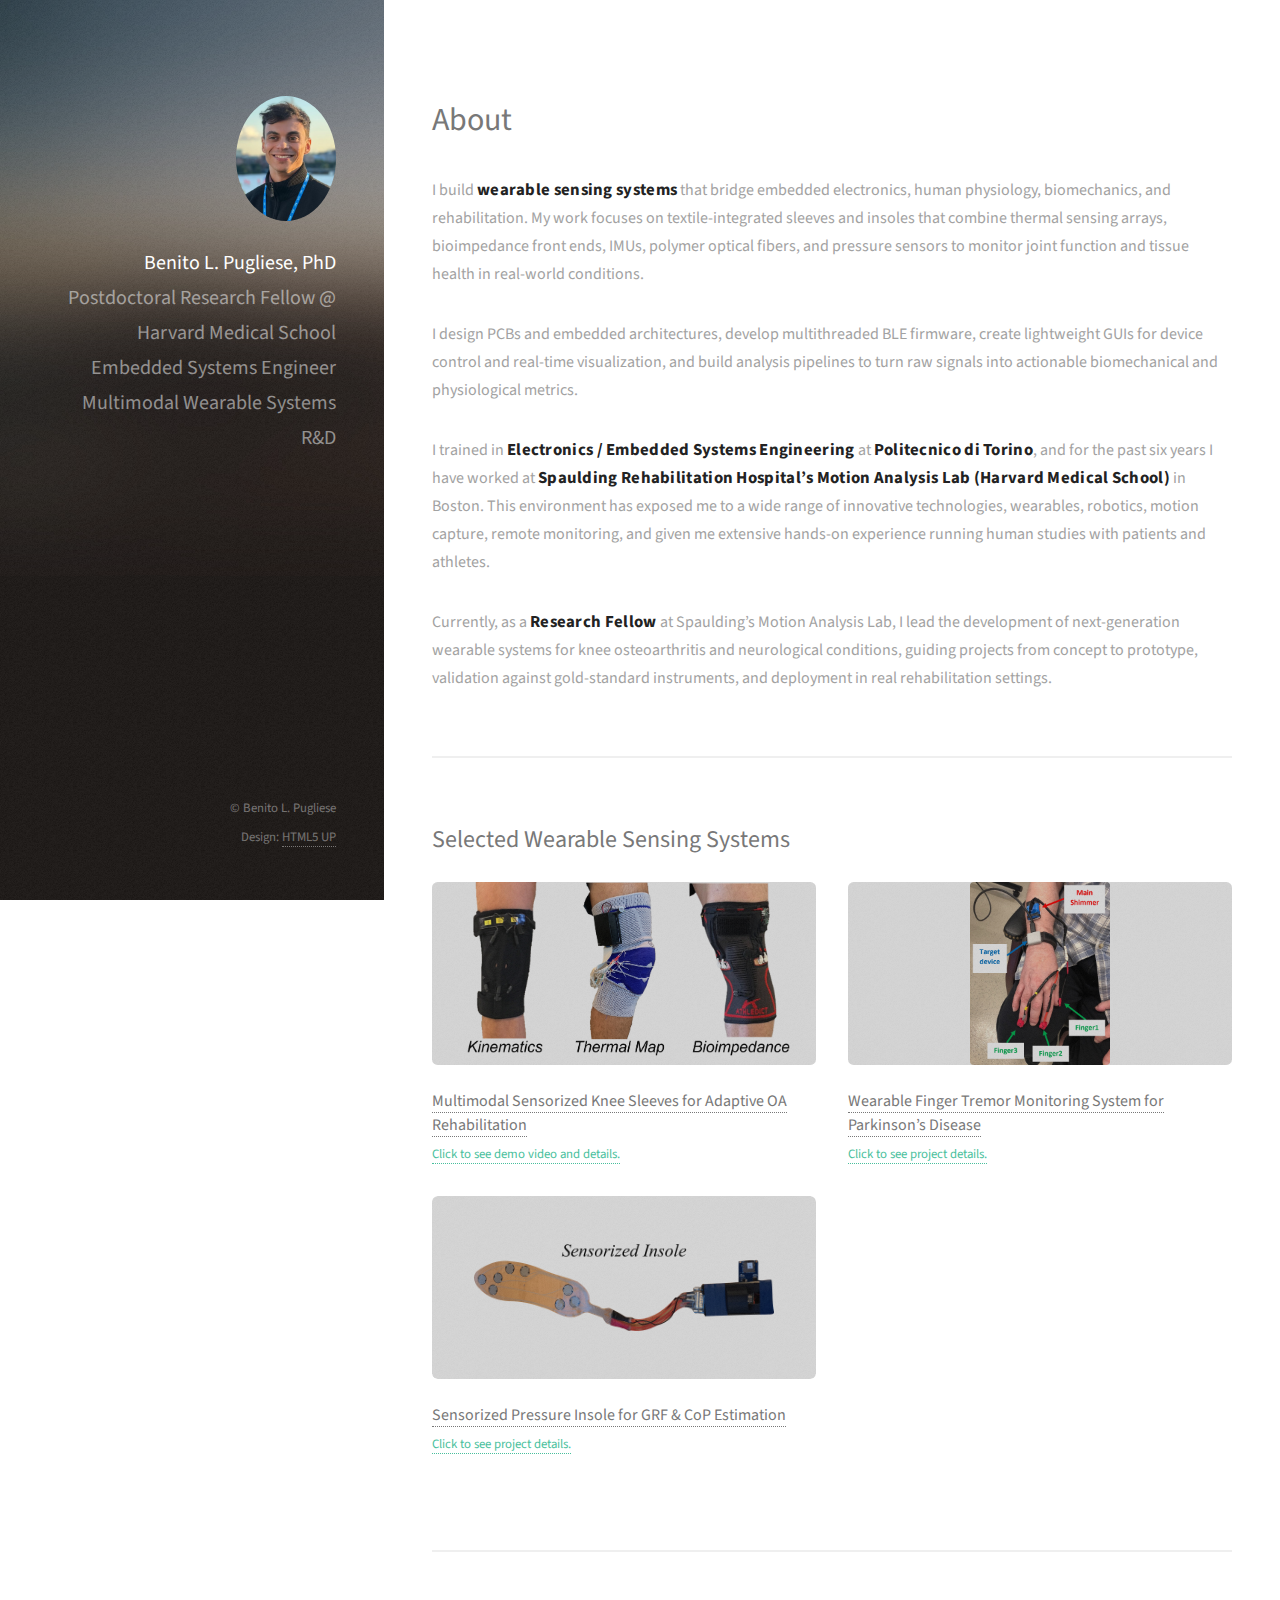
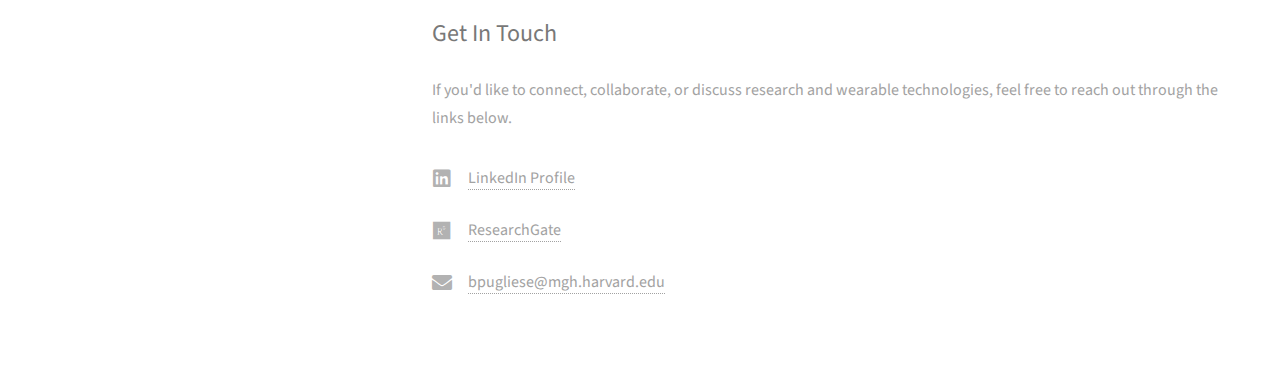
<file: index.html>
<!DOCTYPE HTML>
<!--
	Strata by HTML5 UP
	html5up.net | @ajlkn
	Free for personal and commercial use under the CCA 3.0 license (html5up.net/license)
-->
<html>

<head>
	<title>Benito L. Pugliese</title>
	<meta charset="utf-8" />
	<meta name="viewport" content="width=device-width, initial-scale=1, user-scalable=no" />
	<link rel="stylesheet" href="assets/css/main.css" />
</head>

<body class="is-preload">

	<!-- Header -->
	<header id="header">
		<div class="inner">
			<a href="#" class="image avatar"><img src="images/BLPHead.png" alt="" /></a>
			<h1><strong>Benito L. Pugliese, PhD</strong><br />
				Postdoctoral Research Fellow @ <br />Harvard Medical School <br />Embedded Systems Engineer <br />Multimodal Wearable Systems R&D</h1>
		</div>
	</header>

	<!-- Main -->
	<div id="main">

		<!-- One -->
		<section id="one">
			<header class="major">
				<h2>About</h2>
			</header>
			<p>
				I build <span class="highlight-role">wearable sensing systems</span> that bridge embedded electronics,
				human physiology, biomechanics, and rehabilitation.
				My work focuses on textile-integrated sleeves and insoles that combine thermal sensing arrays,
				bioimpedance front ends, IMUs, polymer optical fibers, and pressure sensors to monitor joint
				function and tissue health in real-world conditions.
			</p>

			<p>
				I design PCBs and embedded architectures, develop multithreaded BLE firmware, create lightweight GUIs
				for device control and real-time visualization, and build analysis pipelines to turn raw signals into
				actionable biomechanical and physiological metrics.
			</p>

			<p>
				I trained in <span class="highlight-role">Electronics / Embedded Systems Engineering</span> at <span
					class="highlight-role">Politecnico di Torino</span>, and for the past six years
				I have worked at <span class="highlight-role">Spaulding Rehabilitation Hospital’s Motion Analysis Lab
					(Harvard Medical School)</span> in Boston.
				This environment has exposed me to a wide range of innovative technologies, wearables, robotics, motion
				capture,
				remote monitoring, and given me extensive hands-on experience running human studies with patients and
				athletes.
			</p>

			<p>
				Currently, as a <span class="highlight-role">Research Fellow</span> at Spaulding’s Motion Analysis Lab,
				I lead the development of next-generation
				wearable systems for knee osteoarthritis and neurological conditions, guiding projects from concept to
				prototype,
				validation against gold-standard instruments, and deployment in real rehabilitation settings.


		</section>

		<!-- Two -->
		<section id="two">
			<h2>Selected Wearable Sensing Systems</h2>
			<div class="row">

				<article class="col-6 col-12-xsmall work-item">
					<a href="sleeves.html">
						<span class="image fit">
							<img src="images/Sleeves.png" alt="Sensorized Sleeves for adaptive Knee OA Rehab"
								style="max-height:183px; width:auto; display:block; margin:0 auto; border-radius:4px;" />
						</span>
					</a>
					<h3>
						<a href="sleeves.html">Multimodal Sensorized Knee Sleeves for Adaptive OA Rehabilitation</a>
					</h3>
					<p><a href="sleeves.html">Click to see demo video and details.</a></p>
				</article>

				<article class="col-6 col-12-xsmall work-item">
					<a href="FingerTremor.html">
						<span class="image fit">
							<img src="images/Encora.png" alt="Wearable Finger Tremor Monitor for Parkinson's Disease"
								style="max-height:183px; width:auto; display:block; margin:0 auto; border-radius:4px;" />
						</span>
					</a>
					<h3>
						<a href="FingerTremor.html">Wearable Finger Tremor Monitoring System for Parkinson’s Disease</a>
					</h3>
					<p><a href="FingerTremor.html">Click to see project details.</a></p>
				</article>

				<article class="col-6 col-12-xsmall work-item">
					<a href="InsoleGRF.html">
						<span class="image fit" style="
        display:flex;
        justify-content:center;
        align-items:center;
        height:183px;
        overflow:hidden;">
							<img src="images/InsoleDev.png"
								alt="Sensorized Insole to Estimate Ground Reaction Forces and Center of Pressure during Gait"
								style="max-height:183px; width: 300px; display:block; margin:0 auto; border-radius:4px;" />
						</span>
					</a>
					<h3>
						<a href="InsoleGRF.html">Sensorized Pressure Insole for GRF &amp; CoP Estimation</a>
					</h3>
					<p><a href="InsoleGRF.html">Click to see project details.</a></p>
				</article>
				<!-- 
				<article class="col-6 col-12-xsmall work-item">
					<a href="BedroomCO2.html">
						<span class="image fit">
							<img src="images/CO2.jpeg" alt="Prototype for indoor CO₂ monitoring"
								style="max-height:183px; width:auto; display:block; margin:0 auto; border-radius:4px;" />
						</span>
					</a>
					<h3>
						<a href="BedroomCO2.html">Overnight Bedroom CO₂ Monitoring</a>
					</h3>
					<p><a href="BedroomCO2.html">Click to see prototype and data.</a></p>
				</article>
				Three -->
			</div>
		</section>

		<!-- Three -->
		<section id="three">
			<h2>Get In Touch</h2>
			<p>If you'd like to connect, collaborate, or discuss research and wearable technologies,
				feel free to reach out through the links below.</p>

			<ul class="labeled-icons">
				<li>
					<h3 class="icon brands fa-linkedin"><span class="label">LinkedIn</span></h3>
					<a href="https://www.linkedin.com/in/benito-lorenzo-pugliese/" target="_blank">LinkedIn Profile</a>
				</li>
				<li>
					<h3 class="icon brands fa-researchgate"><span class="label">ResearchGate</span></h3>
					<a href="https://www.researchgate.net/profile/Benito-Lorenzo-Pugliese-2?ev=hdr_xprf"
						target="_blank">ResearchGate</a>
				</li>
				<li>
					<h3 class="icon solid fa-envelope"><span class="label">Email</span></h3>
					<a href="mailto:bpugliese@mgh.harvard.edu">bpugliese@mgh.harvard.edu</a>
					<!--<a href="mailto:benitolorenzo.pugliese@gmail.com">benitolorenzo.pugliese@gmail.com</a><br>-->
				</li>
			</ul>
		</section>

	</div>

	<!-- Footer -->
	<footer id="footer">
		<div class="inner">
			<ul class="icons">
				<!-- <li><a href="#" class="icon brands fa-twitter"><span class="label">Twitter</span></a></li>
				<li><a href="#" class="icon brands fa-github"><span class="label">Github</span></a></li>
				<li><a href="#" class="icon brands fa-dribbble"><span class="label">Dribbble</span></a></li>
				<li><a href="#" class="icon solid fa-envelope"><span class="label">Email</span></a></li>-->
			</ul>
			<ul class="copyright">
				<li>&copy; Benito L. Pugliese</li>
				<li>Design: <a href="http://html5up.net">HTML5 UP</a></li>
			</ul>
		</div>
	</footer>

	<!-- Scripts -->
	<script src="assets/js/jquery.min.js"></script>
	<script src="assets/js/jquery.poptrox.min.js"></script>
	<script src="assets/js/browser.min.js"></script>
	<script src="assets/js/breakpoints.min.js"></script>
	<script src="assets/js/util.js"></script>
	<script src="assets/js/main.js"></script>

</body>

</html>
</file>
<file: assets/css/main.css>
@import url("fontawesome-all.min.css");
@import url("https://fonts.googleapis.com/css?family=Source+Sans+Pro:400,400italic");

/*
	Strata by HTML5 UP
	html5up.net | @ajlkn
	Free for personal and commercial use under the CCA 3.0 license (html5up.net/license)
*/

html, body, div, span, applet, object,
iframe, h1, h2, h3, h4, h5, h6, p, blockquote,
pre, a, abbr, acronym, address, big, cite,
code, del, dfn, em, img, ins, kbd, q, s, samp,
small, strike, strong, sub, sup, tt, var, b,
u, i, center, dl, dt, dd, ol, ul, li, fieldset,
form, label, legend, table, caption, tbody,
tfoot, thead, tr, th, td, article, aside,
canvas, details, embed, figure, figcaption,
footer, header, hgroup, menu, nav, output, ruby,
section, summary, time, mark, audio, video {
	margin: 0;
	padding: 0;
	border: 0;
	font-size: 100%;
	font: inherit;
	vertical-align: baseline;}

article, aside, details, figcaption, figure,
footer, header, hgroup, menu, nav, section {
	display: block;}

body {
	line-height: 1;
}

ol, ul {
	list-style: none;
}

blockquote, q {
	quotes: none;
}

	blockquote:before, blockquote:after, q:before, q:after {
		content: '';
		content: none;
	}

table {
	border-collapse: collapse;
	border-spacing: 0;
}

body {
	-webkit-text-size-adjust: none;
}

mark {
	background-color: transparent;
	color: inherit;
}

input::-moz-focus-inner {
	border: 0;
	padding: 0;
}

input, select, textarea {
	-moz-appearance: none;
	-webkit-appearance: none;
	-ms-appearance: none;
	appearance: none;
}

/* Basic */

	html {
		box-sizing: border-box;
	}

	*, *:before, *:after {
		box-sizing: inherit;
	}

	body {
		background: #fff;
	}

		body.is-preload *, body.is-preload *:before, body.is-preload *:after {
			-moz-animation: none !important;
			-webkit-animation: none !important;
			-ms-animation: none !important;
			animation: none !important;
			-moz-transition: none !important;
			-webkit-transition: none !important;
			-ms-transition: none !important;
			transition: none !important;
		}

	body, input, select, textarea {
		color: #a2a2a2;
		font-family: "Source Sans Pro", Helvetica, sans-serif;
		font-size: 16pt;
		font-weight: 400;
		line-height: 1.75em;
	}

	a {
		-moz-transition: color 0.2s ease-in-out, border-color 0.2s ease-in-out;
		-webkit-transition: color 0.2s ease-in-out, border-color 0.2s ease-in-out;
		-ms-transition: color 0.2s ease-in-out, border-color 0.2s ease-in-out;
		transition: color 0.2s ease-in-out, border-color 0.2s ease-in-out;
		border-bottom: dotted 1px;
		color: #49bf9d;
		text-decoration: none;
	}

		a:hover {
			border-bottom-color: transparent;
			color: #49bf9d !important;
			text-decoration: none;
		}

	strong, b {
		color: #787878;
		font-weight: 400;
	}

	em, i {
		font-style: italic;
	}

	p {
		margin: 0 0 2em 0;
	}

	h1, h2, h3, h4, h5, h6 {
		color: #787878;
		font-weight: 400;
		line-height: 1em;
		margin: 0 0 1em 0;
	}

		h1 a, h2 a, h3 a, h4 a, h5 a, h6 a {
			color: inherit;
			text-decoration: none;
		}

	h1 {
		font-size: 2em;
		line-height: 1.5em;
	}

	h2 {
		font-size: 1.5em;
		line-height: 1.5em;
	}

	h3 {
		font-size: 1.25em;
		line-height: 1.5em;
	}

	h4 {
		font-size: 1.1em;
		line-height: 1.5em;
	}

	h5 {
		font-size: 0.9em;
		line-height: 1.5em;
	}

	h6 {
		font-size: 0.7em;
		line-height: 1.5em;
	}

	sub {
		font-size: 0.8em;
		position: relative;
		top: 0.5em;
	}

	sup {
		font-size: 0.8em;
		position: relative;
		top: -0.5em;
	}

	hr {
		border: 0;
		border-bottom: solid 2px #efefef;
		margin: 2em 0;
	}

		hr.major {
			margin: 3em 0;
		}

	blockquote {
		border-left: solid 6px #efefef;
		font-style: italic;
		margin: 0 0 2em 0;
		padding: 0.5em 0 0.5em 1.5em;
	}

	code {
		background: #f7f7f7;
		border-radius: 0.35em;
		border: solid 2px #efefef;
		font-family: "Courier New", monospace;
		font-size: 0.9em;
		margin: 0 0.25em;
		padding: 0.25em 0.65em;
	}

	pre {
		-webkit-overflow-scrolling: touch;
		font-family: "Courier New", monospace;
		font-size: 0.9em;
		margin: 0 0 2em 0;
	}

		pre code {
			display: block;
			line-height: 1.75em;
			padding: 1em 1.5em;
			overflow-x: auto;
		}

	.align-left {
		text-align: left;
	}

	.align-center {
		text-align: center;
	}

	.align-right {
		text-align: right;
	}

/* Container */

	.container {
		margin: 0 auto;
		max-width: calc(100% - 4em);
		width: 100%;
	}

		.container.xsmall {
			width: 25%;
		}

		.container.small {
			width: 50%;
		}

		.container.medium {
			width: 75%;
		}

		.container.large {
			width: 125%;
		}

		.container.xlarge {
			width: 150%;
		}

		.container.max {
			width: 100%;
		}

		@media screen and (max-width: 980px) {

			.container {
				width: 100% !important;
				max-width: 100% !important;
			}

		}

		@media screen and (max-width: 480px) {

			.container {
				max-width: calc(100% - 3em);
			}

		}

/* Row */

	.row {
		display: flex;
		flex-wrap: wrap;
		box-sizing: border-box;
		align-items: stretch;
	}

		.row > * {
			box-sizing: border-box;
		}

		.row.gtr-uniform > * > :last-child {
			margin-bottom: 0;
		}

		.row.aln-left {
			justify-content: flex-start;
		}

		.row.aln-center {
			justify-content: center;
		}

		.row.aln-right {
			justify-content: flex-end;
		}

		.row.aln-top {
			align-items: flex-start;
		}

		.row.aln-middle {
			align-items: center;
		}

		.row.aln-bottom {
			align-items: flex-end;
		}

		.row > .imp {
			order: -1;
		}

		.row > .col-1 {
			width: 8.33333%;
		}

		.row > .off-1 {
			margin-left: 8.33333%;
		}

		.row > .col-2 {
			width: 16.66667%;
		}

		.row > .off-2 {
			margin-left: 16.66667%;
		}

		.row > .col-3 {
			width: 25%;
		}

		.row > .off-3 {
			margin-left: 25%;
		}

		.row > .col-4 {
			width: 33.33333%;
		}

		.row > .off-4 {
			margin-left: 33.33333%;
		}

		.row > .col-5 {
			width: 41.66667%;
		}

		.row > .off-5 {
			margin-left: 41.66667%;
		}

		.row > .col-6 {
			width: 50%;
		}

		.row > .off-6 {
			margin-left: 50%;
		}

		.row > .col-7 {
			width: 58.33333%;
		}

		.row > .off-7 {
			margin-left: 58.33333%;
		}

		.row > .col-8 {
			width: 66.66667%;
		}

		.row > .off-8 {
			margin-left: 66.66667%;
		}

		.row > .col-9 {
			width: 75%;
		}

		.row > .off-9 {
			margin-left: 75%;
		}

		.row > .col-10 {
			width: 83.33333%;
		}

		.row > .off-10 {
			margin-left: 83.33333%;
		}

		.row > .col-11 {
			width: 91.66667%;
		}

		.row > .off-11 {
			margin-left: 91.66667%;
		}

		.row > .col-12 {
			width: 100%;
		}

		.row > .off-12 {
			margin-left: 100%;
		}

		.row.gtr-0 {
			margin-top: 0;
			margin-left: 0em;
		}

			.row.gtr-0 > * {
				padding: 0 0 0 0em;
			}

			.row.gtr-0.gtr-uniform {
				margin-top: 0em;
			}

				.row.gtr-0.gtr-uniform > * {
					padding-top: 0em;
				}

		.row.gtr-25 {
			margin-top: 0;
			margin-left: -0.625em;
		}

			.row.gtr-25 > * {
				padding: 0 0 0 0.625em;
			}

			.row.gtr-25.gtr-uniform {
				margin-top: -0.625em;
			}

				.row.gtr-25.gtr-uniform > * {
					padding-top: 0.625em;
				}

		.row.gtr-50 {
			margin-top: 0;
			margin-left: -1.25em;
		}

			.row.gtr-50 > * {
				padding: 0 0 0 1.25em;
			}

			.row.gtr-50.gtr-uniform {
				margin-top: -1.25em;
			}

				.row.gtr-50.gtr-uniform > * {
					padding-top: 1.25em;
				}

		.row {
			margin-top: 0;
			margin-left: -2.5em;
		}

			.row > * {
				padding: 0 0 0 2.5em;
			}

			.row.gtr-uniform {
				margin-top: -2.5em;
			}

				.row.gtr-uniform > * {
					padding-top: 2.5em;
				}

		.row.gtr-150 {
			margin-top: 0;
			margin-left: -3.75em;
		}

			.row.gtr-150 > * {
				padding: 0 0 0 3.75em;
			}

			.row.gtr-150.gtr-uniform {
				margin-top: -3.75em;
			}

				.row.gtr-150.gtr-uniform > * {
					padding-top: 3.75em;
				}

		.row.gtr-200 {
			margin-top: 0;
			margin-left: -5em;
		}

			.row.gtr-200 > * {
				padding: 0 0 0 5em;
			}

			.row.gtr-200.gtr-uniform {
				margin-top: -5em;
			}

				.row.gtr-200.gtr-uniform > * {
					padding-top: 5em;
				}

		@media screen and (max-width: 1800px) {

			.row {
				display: flex;
				flex-wrap: wrap;
				box-sizing: border-box;
				align-items: stretch;
			}

				.row > * {
					box-sizing: border-box;
				}

				.row.gtr-uniform > * > :last-child {
					margin-bottom: 0;
				}

				.row.aln-left {
					justify-content: flex-start;
				}

				.row.aln-center {
					justify-content: center;
				}

				.row.aln-right {
					justify-content: flex-end;
				}

				.row.aln-top {
					align-items: flex-start;
				}

				.row.aln-middle {
					align-items: center;
				}

				.row.aln-bottom {
					align-items: flex-end;
				}

				.row > .imp-xlarge {
					order: -1;
				}

				.row > .col-1-xlarge {
					width: 8.33333%;
				}

				.row > .off-1-xlarge {
					margin-left: 8.33333%;
				}

				.row > .col-2-xlarge {
					width: 16.66667%;
				}

				.row > .off-2-xlarge {
					margin-left: 16.66667%;
				}

				.row > .col-3-xlarge {
					width: 25%;
				}

				.row > .off-3-xlarge {
					margin-left: 25%;
				}

				.row > .col-4-xlarge {
					width: 33.33333%;
				}

				.row > .off-4-xlarge {
					margin-left: 33.33333%;
				}

				.row > .col-5-xlarge {
					width: 41.66667%;
				}

				.row > .off-5-xlarge {
					margin-left: 41.66667%;
				}

				.row > .col-6-xlarge {
					width: 50%;
				}

				.row > .off-6-xlarge {
					margin-left: 50%;
				}

				.row > .col-7-xlarge {
					width: 58.33333%;
				}

				.row > .off-7-xlarge {
					margin-left: 58.33333%;
				}

				.row > .col-8-xlarge {
					width: 66.66667%;
				}

				.row > .off-8-xlarge {
					margin-left: 66.66667%;
				}

				.row > .col-9-xlarge {
					width: 75%;
				}

				.row > .off-9-xlarge {
					margin-left: 75%;
				}

				.row > .col-10-xlarge {
					width: 83.33333%;
				}

				.row > .off-10-xlarge {
					margin-left: 83.33333%;
				}

				.row > .col-11-xlarge {
					width: 91.66667%;
				}

				.row > .off-11-xlarge {
					margin-left: 91.66667%;
				}

				.row > .col-12-xlarge {
					width: 100%;
				}

				.row > .off-12-xlarge {
					margin-left: 100%;
				}

				.row.gtr-0 {
					margin-top: 0;
					margin-left: 0em;
				}

					.row.gtr-0 > * {
						padding: 0 0 0 0em;
					}

					.row.gtr-0.gtr-uniform {
						margin-top: 0em;
					}

						.row.gtr-0.gtr-uniform > * {
							padding-top: 0em;
						}

				.row.gtr-25 {
					margin-top: 0;
					margin-left: -0.625em;
				}

					.row.gtr-25 > * {
						padding: 0 0 0 0.625em;
					}

					.row.gtr-25.gtr-uniform {
						margin-top: -0.625em;
					}

						.row.gtr-25.gtr-uniform > * {
							padding-top: 0.625em;
						}

				.row.gtr-50 {
					margin-top: 0;
					margin-left: -1.25em;
				}

					.row.gtr-50 > * {
						padding: 0 0 0 1.25em;
					}

					.row.gtr-50.gtr-uniform {
						margin-top: -1.25em;
					}

						.row.gtr-50.gtr-uniform > * {
							padding-top: 1.25em;
						}

				.row {
					margin-top: 0;
					margin-left: -2.5em;
				}

					.row > * {
						padding: 0 0 0 2.5em;
					}

					.row.gtr-uniform {
						margin-top: -2.5em;
					}

						.row.gtr-uniform > * {
							padding-top: 2.5em;
						}

				.row.gtr-150 {
					margin-top: 0;
					margin-left: -3.75em;
				}

					.row.gtr-150 > * {
						padding: 0 0 0 3.75em;
					}

					.row.gtr-150.gtr-uniform {
						margin-top: -3.75em;
					}

						.row.gtr-150.gtr-uniform > * {
							padding-top: 3.75em;
						}

				.row.gtr-200 {
					margin-top: 0;
					margin-left: -5em;
				}

					.row.gtr-200 > * {
						padding: 0 0 0 5em;
					}

					.row.gtr-200.gtr-uniform {
						margin-top: -5em;
					}

						.row.gtr-200.gtr-uniform > * {
							padding-top: 5em;
						}

		}

		@media screen and (max-width: 1280px) {

			.row {
				display: flex;
				flex-wrap: wrap;
				box-sizing: border-box;
				align-items: stretch;
			}

				.row > * {
					box-sizing: border-box;
				}

				.row.gtr-uniform > * > :last-child {
					margin-bottom: 0;
				}

				.row.aln-left {
					justify-content: flex-start;
				}

				.row.aln-center {
					justify-content: center;
				}

				.row.aln-right {
					justify-content: flex-end;
				}

				.row.aln-top {
					align-items: flex-start;
				}

				.row.aln-middle {
					align-items: center;
				}

				.row.aln-bottom {
					align-items: flex-end;
				}

				.row > .imp-large {
					order: -1;
				}

				.row > .col-1-large {
					width: 8.33333%;
				}

				.row > .off-1-large {
					margin-left: 8.33333%;
				}

				.row > .col-2-large {
					width: 16.66667%;
				}

				.row > .off-2-large {
					margin-left: 16.66667%;
				}

				.row > .col-3-large {
					width: 25%;
				}

				.row > .off-3-large {
					margin-left: 25%;
				}

				.row > .col-4-large {
					width: 33.33333%;
				}

				.row > .off-4-large {
					margin-left: 33.33333%;
				}

				.row > .col-5-large {
					width: 41.66667%;
				}

				.row > .off-5-large {
					margin-left: 41.66667%;
				}

				.row > .col-6-large {
					width: 50%;
				}

				.row > .off-6-large {
					margin-left: 50%;
				}

				.row > .col-7-large {
					width: 58.33333%;
				}

				.row > .off-7-large {
					margin-left: 58.33333%;
				}

				.row > .col-8-large {
					width: 66.66667%;
				}

				.row > .off-8-large {
					margin-left: 66.66667%;
				}

				.row > .col-9-large {
					width: 75%;
				}

				.row > .off-9-large {
					margin-left: 75%;
				}

				.row > .col-10-large {
					width: 83.33333%;
				}

				.row > .off-10-large {
					margin-left: 83.33333%;
				}

				.row > .col-11-large {
					width: 91.66667%;
				}

				.row > .off-11-large {
					margin-left: 91.66667%;
				}

				.row > .col-12-large {
					width: 100%;
				}

				.row > .off-12-large {
					margin-left: 100%;
				}

				.row.gtr-0 {
					margin-top: 0;
					margin-left: 0em;
				}

					.row.gtr-0 > * {
						padding: 0 0 0 0em;
					}

					.row.gtr-0.gtr-uniform {
						margin-top: 0em;
					}

						.row.gtr-0.gtr-uniform > * {
							padding-top: 0em;
						}

				.row.gtr-25 {
					margin-top: 0;
					margin-left: -0.5em;
				}

					.row.gtr-25 > * {
						padding: 0 0 0 0.5em;
					}

					.row.gtr-25.gtr-uniform {
						margin-top: -0.5em;
					}

						.row.gtr-25.gtr-uniform > * {
							padding-top: 0.5em;
						}

				.row.gtr-50 {
					margin-top: 0;
					margin-left: -1em;
				}

					.row.gtr-50 > * {
						padding: 0 0 0 1em;
					}

					.row.gtr-50.gtr-uniform {
						margin-top: -1em;
					}

						.row.gtr-50.gtr-uniform > * {
							padding-top: 1em;
						}

				.row {
					margin-top: 0;
					margin-left: -2em;
				}

					.row > * {
						padding: 0 0 0 2em;
					}

					.row.gtr-uniform {
						margin-top: -2em;
					}

						.row.gtr-uniform > * {
							padding-top: 2em;
						}

				.row.gtr-150 {
					margin-top: 0;
					margin-left: -3em;
				}

					.row.gtr-150 > * {
						padding: 0 0 0 3em;
					}

					.row.gtr-150.gtr-uniform {
						margin-top: -3em;
					}

						.row.gtr-150.gtr-uniform > * {
							padding-top: 3em;
						}

				.row.gtr-200 {
					margin-top: 0;
					margin-left: -4em;
				}

					.row.gtr-200 > * {
						padding: 0 0 0 4em;
					}

					.row.gtr-200.gtr-uniform {
						margin-top: -4em;
					}

						.row.gtr-200.gtr-uniform > * {
							padding-top: 4em;
						}

		}

		@media screen and (max-width: 980px) {

			.row {
				display: flex;
				flex-wrap: wrap;
				box-sizing: border-box;
				align-items: stretch;
			}

				.row > * {
					box-sizing: border-box;
				}

				.row.gtr-uniform > * > :last-child {
					margin-bottom: 0;
				}

				.row.aln-left {
					justify-content: flex-start;
				}

				.row.aln-center {
					justify-content: center;
				}

				.row.aln-right {
					justify-content: flex-end;
				}

				.row.aln-top {
					align-items: flex-start;
				}

				.row.aln-middle {
					align-items: center;
				}

				.row.aln-bottom {
					align-items: flex-end;
				}

				.row > .imp-medium {
					order: -1;
				}

				.row > .col-1-medium {
					width: 8.33333%;
				}

				.row > .off-1-medium {
					margin-left: 8.33333%;
				}

				.row > .col-2-medium {
					width: 16.66667%;
				}

				.row > .off-2-medium {
					margin-left: 16.66667%;
				}

				.row > .col-3-medium {
					width: 25%;
				}

				.row > .off-3-medium {
					margin-left: 25%;
				}

				.row > .col-4-medium {
					width: 33.33333%;
				}

				.row > .off-4-medium {
					margin-left: 33.33333%;
				}

				.row > .col-5-medium {
					width: 41.66667%;
				}

				.row > .off-5-medium {
					margin-left: 41.66667%;
				}

				.row > .col-6-medium {
					width: 50%;
				}

				.row > .off-6-medium {
					margin-left: 50%;
				}

				.row > .col-7-medium {
					width: 58.33333%;
				}

				.row > .off-7-medium {
					margin-left: 58.33333%;
				}

				.row > .col-8-medium {
					width: 66.66667%;
				}

				.row > .off-8-medium {
					margin-left: 66.66667%;
				}

				.row > .col-9-medium {
					width: 75%;
				}

				.row > .off-9-medium {
					margin-left: 75%;
				}

				.row > .col-10-medium {
					width: 83.33333%;
				}

				.row > .off-10-medium {
					margin-left: 83.33333%;
				}

				.row > .col-11-medium {
					width: 91.66667%;
				}

				.row > .off-11-medium {
					margin-left: 91.66667%;
				}

				.row > .col-12-medium {
					width: 100%;
				}

				.row > .off-12-medium {
					margin-left: 100%;
				}

				.row.gtr-0 {
					margin-top: 0;
					margin-left: 0em;
				}

					.row.gtr-0 > * {
						padding: 0 0 0 0em;
					}

					.row.gtr-0.gtr-uniform {
						margin-top: 0em;
					}

						.row.gtr-0.gtr-uniform > * {
							padding-top: 0em;
						}

				.row.gtr-25 {
					margin-top: 0;
					margin-left: -0.5em;
				}

					.row.gtr-25 > * {
						padding: 0 0 0 0.5em;
					}

					.row.gtr-25.gtr-uniform {
						margin-top: -0.5em;
					}

						.row.gtr-25.gtr-uniform > * {
							padding-top: 0.5em;
						}

				.row.gtr-50 {
					margin-top: 0;
					margin-left: -1em;
				}

					.row.gtr-50 > * {
						padding: 0 0 0 1em;
					}

					.row.gtr-50.gtr-uniform {
						margin-top: -1em;
					}

						.row.gtr-50.gtr-uniform > * {
							padding-top: 1em;
						}

				.row {
					margin-top: 0;
					margin-left: -2em;
				}

					.row > * {
						padding: 0 0 0 2em;
					}

					.row.gtr-uniform {
						margin-top: -2em;
					}

						.row.gtr-uniform > * {
							padding-top: 2em;
						}

				.row.gtr-150 {
					margin-top: 0;
					margin-left: -3em;
				}

					.row.gtr-150 > * {
						padding: 0 0 0 3em;
					}

					.row.gtr-150.gtr-uniform {
						margin-top: -3em;
					}

						.row.gtr-150.gtr-uniform > * {
							padding-top: 3em;
						}

				.row.gtr-200 {
					margin-top: 0;
					margin-left: -4em;
				}

					.row.gtr-200 > * {
						padding: 0 0 0 4em;
					}

					.row.gtr-200.gtr-uniform {
						margin-top: -4em;
					}

						.row.gtr-200.gtr-uniform > * {
							padding-top: 4em;
						}

		}

		@media screen and (max-width: 736px) {

			.row {
				display: flex;
				flex-wrap: wrap;
				box-sizing: border-box;
				align-items: stretch;
			}

				.row > * {
					box-sizing: border-box;
				}

				.row.gtr-uniform > * > :last-child {
					margin-bottom: 0;
				}

				.row.aln-left {
					justify-content: flex-start;
				}

				.row.aln-center {
					justify-content: center;
				}

				.row.aln-right {
					justify-content: flex-end;
				}

				.row.aln-top {
					align-items: flex-start;
				}

				.row.aln-middle {
					align-items: center;
				}

				.row.aln-bottom {
					align-items: flex-end;
				}

				.row > .imp-small {
					order: -1;
				}

				.row > .col-1-small {
					width: 8.33333%;
				}

				.row > .off-1-small {
					margin-left: 8.33333%;
				}

				.row > .col-2-small {
					width: 16.66667%;
				}

				.row > .off-2-small {
					margin-left: 16.66667%;
				}

				.row > .col-3-small {
					width: 25%;
				}

				.row > .off-3-small {
					margin-left: 25%;
				}

				.row > .col-4-small {
					width: 33.33333%;
				}

				.row > .off-4-small {
					margin-left: 33.33333%;
				}

				.row > .col-5-small {
					width: 41.66667%;
				}

				.row > .off-5-small {
					margin-left: 41.66667%;
				}

				.row > .col-6-small {
					width: 50%;
				}

				.row > .off-6-small {
					margin-left: 50%;
				}

				.row > .col-7-small {
					width: 58.33333%;
				}

				.row > .off-7-small {
					margin-left: 58.33333%;
				}

				.row > .col-8-small {
					width: 66.66667%;
				}

				.row > .off-8-small {
					margin-left: 66.66667%;
				}

				.row > .col-9-small {
					width: 75%;
				}

				.row > .off-9-small {
					margin-left: 75%;
				}

				.row > .col-10-small {
					width: 83.33333%;
				}

				.row > .off-10-small {
					margin-left: 83.33333%;
				}

				.row > .col-11-small {
					width: 91.66667%;
				}

				.row > .off-11-small {
					margin-left: 91.66667%;
				}

				.row > .col-12-small {
					width: 100%;
				}

				.row > .off-12-small {
					margin-left: 100%;
				}

				.row.gtr-0 {
					margin-top: 0;
					margin-left: 0em;
				}

					.row.gtr-0 > * {
						padding: 0 0 0 0em;
					}

					.row.gtr-0.gtr-uniform {
						margin-top: 0em;
					}

						.row.gtr-0.gtr-uniform > * {
							padding-top: 0em;
						}

				.row.gtr-25 {
					margin-top: 0;
					margin-left: -0.375em;
				}

					.row.gtr-25 > * {
						padding: 0 0 0 0.375em;
					}

					.row.gtr-25.gtr-uniform {
						margin-top: -0.375em;
					}

						.row.gtr-25.gtr-uniform > * {
							padding-top: 0.375em;
						}

				.row.gtr-50 {
					margin-top: 0;
					margin-left: -0.75em;
				}

					.row.gtr-50 > * {
						padding: 0 0 0 0.75em;
					}

					.row.gtr-50.gtr-uniform {
						margin-top: -0.75em;
					}

						.row.gtr-50.gtr-uniform > * {
							padding-top: 0.75em;
						}

				.row {
					margin-top: 0;
					margin-left: -1.5em;
				}

					.row > * {
						padding: 0 0 0 1.5em;
					}

					.row.gtr-uniform {
						margin-top: -1.5em;
					}

						.row.gtr-uniform > * {
							padding-top: 1.5em;
						}

				.row.gtr-150 {
					margin-top: 0;
					margin-left: -2.25em;
				}

					.row.gtr-150 > * {
						padding: 0 0 0 2.25em;
					}

					.row.gtr-150.gtr-uniform {
						margin-top: -2.25em;
					}

						.row.gtr-150.gtr-uniform > * {
							padding-top: 2.25em;
						}

				.row.gtr-200 {
					margin-top: 0;
					margin-left: -3em;
				}

					.row.gtr-200 > * {
						padding: 0 0 0 3em;
					}

					.row.gtr-200.gtr-uniform {
						margin-top: -3em;
					}

						.row.gtr-200.gtr-uniform > * {
							padding-top: 3em;
						}

		}

		@media screen and (max-width: 480px) {

			.row {
				display: flex;
				flex-wrap: wrap;
				box-sizing: border-box;
				align-items: stretch;
			}

				.row > * {
					box-sizing: border-box;
				}

				.row.gtr-uniform > * > :last-child {
					margin-bottom: 0;
				}

				.row.aln-left {
					justify-content: flex-start;
				}

				.row.aln-center {
					justify-content: center;
				}

				.row.aln-right {
					justify-content: flex-end;
				}

				.row.aln-top {
					align-items: flex-start;
				}

				.row.aln-middle {
					align-items: center;
				}

				.row.aln-bottom {
					align-items: flex-end;
				}

				.row > .imp-xsmall {
					order: -1;
				}

				.row > .col-1-xsmall {
					width: 8.33333%;
				}

				.row > .off-1-xsmall {
					margin-left: 8.33333%;
				}

				.row > .col-2-xsmall {
					width: 16.66667%;
				}

				.row > .off-2-xsmall {
					margin-left: 16.66667%;
				}

				.row > .col-3-xsmall {
					width: 25%;
				}

				.row > .off-3-xsmall {
					margin-left: 25%;
				}

				.row > .col-4-xsmall {
					width: 33.33333%;
				}

				.row > .off-4-xsmall {
					margin-left: 33.33333%;
				}

				.row > .col-5-xsmall {
					width: 41.66667%;
				}

				.row > .off-5-xsmall {
					margin-left: 41.66667%;
				}

				.row > .col-6-xsmall {
					width: 50%;
				}

				.row > .off-6-xsmall {
					margin-left: 50%;
				}

				.row > .col-7-xsmall {
					width: 58.33333%;
				}

				.row > .off-7-xsmall {
					margin-left: 58.33333%;
				}

				.row > .col-8-xsmall {
					width: 66.66667%;
				}

				.row > .off-8-xsmall {
					margin-left: 66.66667%;
				}

				.row > .col-9-xsmall {
					width: 75%;
				}

				.row > .off-9-xsmall {
					margin-left: 75%;
				}

				.row > .col-10-xsmall {
					width: 83.33333%;
				}

				.row > .off-10-xsmall {
					margin-left: 83.33333%;
				}

				.row > .col-11-xsmall {
					width: 91.66667%;
				}

				.row > .off-11-xsmall {
					margin-left: 91.66667%;
				}

				.row > .col-12-xsmall {
					width: 100%;
				}

				.row > .off-12-xsmall {
					margin-left: 100%;
				}

				.row.gtr-0 {
					margin-top: 0;
					margin-left: 0em;
				}

					.row.gtr-0 > * {
						padding: 0 0 0 0em;
					}

					.row.gtr-0.gtr-uniform {
						margin-top: 0em;
					}

						.row.gtr-0.gtr-uniform > * {
							padding-top: 0em;
						}

				.row.gtr-25 {
					margin-top: 0;
					margin-left: -0.375em;
				}

					.row.gtr-25 > * {
						padding: 0 0 0 0.375em;
					}

					.row.gtr-25.gtr-uniform {
						margin-top: -0.375em;
					}

						.row.gtr-25.gtr-uniform > * {
							padding-top: 0.375em;
						}

				.row.gtr-50 {
					margin-top: 0;
					margin-left: -0.75em;
				}

					.row.gtr-50 > * {
						padding: 0 0 0 0.75em;
					}

					.row.gtr-50.gtr-uniform {
						margin-top: -0.75em;
					}

						.row.gtr-50.gtr-uniform > * {
							padding-top: 0.75em;
						}

				.row {
					margin-top: 0;
					margin-left: -1.5em;
				}

					.row > * {
						padding: 0 0 0 1.5em;
					}

					.row.gtr-uniform {
						margin-top: -1.5em;
					}

						.row.gtr-uniform > * {
							padding-top: 1.5em;
						}

				.row.gtr-150 {
					margin-top: 0;
					margin-left: -2.25em;
				}

					.row.gtr-150 > * {
						padding: 0 0 0 2.25em;
					}

					.row.gtr-150.gtr-uniform {
						margin-top: -2.25em;
					}

						.row.gtr-150.gtr-uniform > * {
							padding-top: 2.25em;
						}

				.row.gtr-200 {
					margin-top: 0;
					margin-left: -3em;
				}

					.row.gtr-200 > * {
						padding: 0 0 0 3em;
					}

					.row.gtr-200.gtr-uniform {
						margin-top: -3em;
					}

						.row.gtr-200.gtr-uniform > * {
							padding-top: 3em;
						}

		}

/* Section/Article */

	section.special, article.special {
		text-align: center;
	}

	header p {
		color: #b2b2b2;
		position: relative;
		margin: 0 0 1.5em 0;
	}

	header h2 + p {
		font-size: 1.25em;
		margin-top: -1em;
		line-height: 1.5em;
	}

	header h3 + p {
		font-size: 1.1em;
		margin-top: -0.8em;
		line-height: 1.5em;
	}

	header h4 + p,
	header h5 + p,
	header h6 + p {
		font-size: 0.9em;
		margin-top: -0.6em;
		line-height: 1.5em;
	}

	header.major h2 {
		font-size: 2em;
	}

/* Form */

	form {
		margin: 0 0 2em 0;
	}

	label {
		color: #787878;
		display: block;
		font-size: 0.9em;
		font-weight: 400;
		margin: 0 0 1em 0;
	}

	input[type="text"],
	input[type="password"],
	input[type="email"],
	select,
	textarea {
		-moz-appearance: none;
		-webkit-appearance: none;
		-ms-appearance: none;
		appearance: none;
		background: #f7f7f7;
		border-radius: 0.35em;
		border: solid 2px transparent;
		color: inherit;
		display: block;
		outline: 0;
		padding: 0 0.75em;
		text-decoration: none;
		width: 100%;
	}

		input[type="text"]:invalid,
		input[type="password"]:invalid,
		input[type="email"]:invalid,
		select:invalid,
		textarea:invalid {
			box-shadow: none;
		}

		input[type="text"]:focus,
		input[type="password"]:focus,
		input[type="email"]:focus,
		select:focus,
		textarea:focus {
			border-color: #49bf9d;
		}

	select {
		background-image: url("data:image/svg+xml;charset=utf8,%3Csvg xmlns='http://www.w3.org/2000/svg' width='40' height='40' preserveAspectRatio='none' viewBox='0 0 40 40'%3E%3Cpath d='M9.4,12.3l10.4,10.4l10.4-10.4c0.2-0.2,0.5-0.4,0.9-0.4c0.3,0,0.6,0.1,0.9,0.4l3.3,3.3c0.2,0.2,0.4,0.5,0.4,0.9 c0,0.4-0.1,0.6-0.4,0.9L20.7,31.9c-0.2,0.2-0.5,0.4-0.9,0.4c-0.3,0-0.6-0.1-0.9-0.4L4.3,17.3c-0.2-0.2-0.4-0.5-0.4-0.9 c0-0.4,0.1-0.6,0.4-0.9l3.3-3.3c0.2-0.2,0.5-0.4,0.9-0.4S9.1,12.1,9.4,12.3z' fill='%23dfdfdf' /%3E%3C/svg%3E");
		background-size: 1.25rem;
		background-repeat: no-repeat;
		background-position: calc(100% - 1rem) center;
		height: 2.75em;
		padding-right: 2.75em;
		text-overflow: ellipsis;
	}

		select option {
			color: #787878;
			background: #fff;
		}

		select:focus::-ms-value {
			background-color: transparent;
		}

		select::-ms-expand {
			display: none;
		}

	input[type="text"],
	input[type="password"],
	input[type="email"],
	select {
		height: 2.75em;
	}

	textarea {
		padding: 0.75em;
	}

	input[type="checkbox"],
	input[type="radio"] {
		-moz-appearance: none;
		-webkit-appearance: none;
		-ms-appearance: none;
		appearance: none;
		display: block;
		float: left;
		margin-right: -2em;
		opacity: 0;
		width: 1em;
		z-index: -1;
	}

		input[type="checkbox"] + label,
		input[type="radio"] + label {
			text-decoration: none;
			color: #a2a2a2;
			cursor: pointer;
			display: inline-block;
			font-size: 1em;
			font-weight: 400;
			padding-left: 2.4em;
			padding-right: 0.75em;
			position: relative;
		}

			input[type="checkbox"] + label:before,
			input[type="radio"] + label:before {
				-moz-osx-font-smoothing: grayscale;
				-webkit-font-smoothing: antialiased;
				display: inline-block;
				font-style: normal;
				font-variant: normal;
				text-rendering: auto;
				line-height: 1;
				text-transform: none !important;
				font-family: 'Font Awesome 5 Free';
				font-weight: 900;
			}

			input[type="checkbox"] + label:before,
			input[type="radio"] + label:before {
				background: #f7f7f7;
				border-radius: 0.35em;
				border: solid 2px transparent;
				content: '';
				display: inline-block;
				font-size: 0.8em;
				height: 2.0625em;
				left: 0;
				line-height: 1.85625em;
				position: absolute;
				text-align: center;
				top: 0;
				width: 2.0625em;
			}

		input[type="checkbox"]:checked + label:before,
		input[type="radio"]:checked + label:before {
			background: #787878;
			border-color: #787878;
			color: #fff;
			content: '\f00c';
		}

		input[type="checkbox"]:focus + label:before,
		input[type="radio"]:focus + label:before {
			border-color: #49bf9d;
		}

	input[type="checkbox"] + label:before {
		border-radius: 0.35em;
	}

	input[type="radio"] + label:before {
		border-radius: 100%;
	}

	::-webkit-input-placeholder {
		color: #b2b2b2 !important;
		opacity: 1.0;
	}

	:-moz-placeholder {
		color: #b2b2b2 !important;
		opacity: 1.0;
	}

	::-moz-placeholder {
		color: #b2b2b2 !important;
		opacity: 1.0;
	}

	:-ms-input-placeholder {
		color: #b2b2b2 !important;
		opacity: 1.0;
	}

/* Box */

	.box {
		border-radius: 0.35em;
		border: solid 2px #efefef;
		margin-bottom: 2em;
		padding: 1.5em;
	}

		.box > :last-child,
		.box > :last-child > :last-child,
		.box > :last-child > :last-child > :last-child {
			margin-bottom: 0;
		}

		.box.alt {
			border: 0;
			border-radius: 0;
			padding: 0;
		}

/* Icon */

	.icon {
		text-decoration: none;
		border-bottom: none;
		position: relative;
	}

		.icon:before {
			-moz-osx-font-smoothing: grayscale;
			-webkit-font-smoothing: antialiased;
			display: inline-block;
			font-style: normal;
			font-variant: normal;
			text-rendering: auto;
			line-height: 1;
			text-transform: none !important;
			font-family: 'Font Awesome 5 Free';
			font-weight: 400;
		}

		.icon > .label {
			display: none;
		}

		.icon:before {
			line-height: inherit;
		}

		.icon.solid:before {
			font-weight: 900;
		}

		.icon.brands:before {
			font-family: 'Font Awesome 5 Brands';
		}

/* Image */

	.image {
		border-radius: 0.35em;
		border: 0;
		display: inline-block;
		position: relative;
	}

		.image:before {
			-moz-transition: opacity 0.2s ease-in-out;
			-webkit-transition: opacity 0.2s ease-in-out;
			-ms-transition: opacity 0.2s ease-in-out;
			transition: opacity 0.2s ease-in-out;
			background: url("images/overlay.png");
			border-radius: 0.35em;
			content: '';
			display: block;
			height: 100%;
			left: 0;
			opacity: 0.5;
			position: absolute;
			top: 0;
			width: 100%;
		}

		.image.thumb {
			text-align: center;
		}

			.image.thumb:after {
				-moz-transition: opacity 0.2s ease-in-out;
				-webkit-transition: opacity 0.2s ease-in-out;
				-ms-transition: opacity 0.2s ease-in-out;
				transition: opacity 0.2s ease-in-out;
				border-radius: 0.35em;
				border: solid 3px rgba(255, 255, 255, 0.5);
				color: #fff;
				content: 'View';
				display: inline-block;
				font-size: 0.8em;
				font-weight: 400;
				left: 50%;
				line-height: 2.25em;
				margin: -1.25em 0 0 -3em;
				opacity: 0;
				padding: 0 1.5em;
				position: absolute;
				text-align: center;
				text-decoration: none;
				top: 50%;
				white-space: nowrap;
			}

			.image.thumb:hover:after {
				opacity: 1.0;
			}

			.image.thumb:hover:before {
				background: url("images/overlay.png"), url("images/overlay.png");
				opacity: 1.0;
			}

		.image img {
			border-radius: 0.35em;
			display: block;
		}

		.image.left {
			float: left;
			margin: 0 1.5em 1em 0;
			top: 0.25em;
		}

		.image.right {
			float: right;
			margin: 0 0 1em 1.5em;
			top: 0.25em;
		}

		.image.left, .image.right {
			max-width: 40%;
		}

			.image.left img, .image.right img {
				width: 100%;
			}

		.image.fit {
			display: block;
			margin: 0 0 2em 0;
			width: 100%;
		}

			.image.fit img {
				width: 100%;
			}

		.image.avatar {
			border-radius: 100%;
		}

			.image.avatar:before {
				display: none;
			}

			.image.avatar img {
				border-radius: 100%;
				width: 100%;
			}

/* List */

	ol {
		list-style: decimal;
		margin: 0 0 2em 0;
		padding-left: 1.25em;
	}

		ol li {
			padding-left: 0.25em;
		}

	ul {
		list-style: disc;
		margin: 0 0 2em 0;
		padding-left: 1em;
	}

		ul li {
			padding-left: 0.5em;
		}

		ul.alt {
			list-style: none;
			padding-left: 0;
		}

			ul.alt li {
				border-top: solid 2px #efefef;
				padding: 0.5em 0;
			}

				ul.alt li:first-child {
					border-top: 0;
					padding-top: 0;
				}

	dl {
		margin: 0 0 2em 0;
	}

/* Icons */

	ul.icons {
		cursor: default;
		list-style: none;
		padding-left: 0;
	}

		ul.icons li {
			display: inline-block;
			padding: 0 1em 0 0;
		}

			ul.icons li:last-child {
				padding-right: 0;
			}

			ul.icons li .icon:before {
				font-size: 1.5em;
			}

/* Labeled Icons */

	ul.labeled-icons {
		list-style: none;
		padding: 0;
	}

		ul.labeled-icons li {
			line-height: 1.75em;
			margin: 1.5em 0 0 0;
			padding-left: 2.25em;
			position: relative;
		}

			ul.labeled-icons li:first-child {
				margin-top: 0;
			}

			ul.labeled-icons li a {
				color: inherit;
			}

			ul.labeled-icons li h3 {
				color: #b2b2b2;
				left: 0;
				position: absolute;
				text-align: center;
				top: 0;
				width: 1em;
			}

/* Actions */

	ul.actions {
		display: -moz-flex;
		display: -webkit-flex;
		display: -ms-flex;
		display: flex;
		cursor: default;
		list-style: none;
		margin-left: -1em;
		padding-left: 0;
	}

		ul.actions li {
			padding: 0 0 0 1em;
			vertical-align: middle;
		}

		ul.actions.special {
			-moz-justify-content: center;
			-webkit-justify-content: center;
			-ms-justify-content: center;
			justify-content: center;
			width: 100%;
			margin-left: 0;
		}

			ul.actions.special li:first-child {
				padding-left: 0;
			}

		ul.actions.stacked {
			-moz-flex-direction: column;
			-webkit-flex-direction: column;
			-ms-flex-direction: column;
			flex-direction: column;
			margin-left: 0;
		}

			ul.actions.stacked li {
				padding: 1.3em 0 0 0;
			}

				ul.actions.stacked li:first-child {
					padding-top: 0;
				}

		ul.actions.fit {
			width: calc(100% + 1em);
		}

			ul.actions.fit li {
				-moz-flex-grow: 1;
				-webkit-flex-grow: 1;
				-ms-flex-grow: 1;
				flex-grow: 1;
				-moz-flex-shrink: 1;
				-webkit-flex-shrink: 1;
				-ms-flex-shrink: 1;
				flex-shrink: 1;
				width: 100%;
			}

				ul.actions.fit li > * {
					width: 100%;
				}

			ul.actions.fit.stacked {
				width: 100%;
			}

		@media screen and (max-width: 480px) {

			ul.actions:not(.fixed) {
				-moz-flex-direction: column;
				-webkit-flex-direction: column;
				-ms-flex-direction: column;
				flex-direction: column;
				margin-left: 0;
				width: 100% !important;
			}

				ul.actions:not(.fixed) li {
					-moz-flex-grow: 1;
					-webkit-flex-grow: 1;
					-ms-flex-grow: 1;
					flex-grow: 1;
					-moz-flex-shrink: 1;
					-webkit-flex-shrink: 1;
					-ms-flex-shrink: 1;
					flex-shrink: 1;
					padding: 1em 0 0 0;
					text-align: center;
					width: 100%;
				}

					ul.actions:not(.fixed) li > * {
						width: 100%;
					}

					ul.actions:not(.fixed) li:first-child {
						padding-top: 0;
					}

					ul.actions:not(.fixed) li input[type="submit"],
					ul.actions:not(.fixed) li input[type="reset"],
					ul.actions:not(.fixed) li input[type="button"],
					ul.actions:not(.fixed) li button,
					ul.actions:not(.fixed) li .button {
						width: 100%;
					}

						ul.actions:not(.fixed) li input[type="submit"].icon:before,
						ul.actions:not(.fixed) li input[type="reset"].icon:before,
						ul.actions:not(.fixed) li input[type="button"].icon:before,
						ul.actions:not(.fixed) li button.icon:before,
						ul.actions:not(.fixed) li .button.icon:before {
							margin-left: -0.5em;
						}

		}

/* Table */

	.table-wrapper {
		-webkit-overflow-scrolling: touch;
		overflow-x: auto;
	}

	table {
		margin: 0 0 2em 0;
		width: 100%;
	}

		table tbody tr {
			border: solid 1px #efefef;
			border-left: 0;
			border-right: 0;
		}

			table tbody tr:nth-child(2n + 1) {
				background-color: #f7f7f7;
			}

		table td {
			padding: 0.75em 0.75em;
		}

		table th {
			color: #787878;
			font-size: 0.9em;
			font-weight: 400;
			padding: 0 0.75em 0.75em 0.75em;
			text-align: left;
		}

		table thead {
			border-bottom: solid 2px #efefef;
		}

		table tfoot {
			border-top: solid 2px #efefef;
		}

		table.alt {
			border-collapse: separate;
		}

			table.alt tbody tr td {
				border: solid 2px #efefef;
				border-left-width: 0;
				border-top-width: 0;
			}

				table.alt tbody tr td:first-child {
					border-left-width: 2px;
				}

			table.alt tbody tr:first-child td {
				border-top-width: 2px;
			}

			table.alt thead {
				border-bottom: 0;
			}

			table.alt tfoot {
				border-top: 0;
			}

/* Button */

	input[type="submit"],
	input[type="reset"],
	input[type="button"],
	.button {
		-moz-appearance: none;
		-webkit-appearance: none;
		-ms-appearance: none;
		appearance: none;
		-moz-transition: background-color 0.2s ease-in-out, color 0.2s ease-in-out, border-color 0.2s ease-in-out;
		-webkit-transition: background-color 0.2s ease-in-out, color 0.2s ease-in-out, border-color 0.2s ease-in-out;
		-ms-transition: background-color 0.2s ease-in-out, color 0.2s ease-in-out, border-color 0.2s ease-in-out;
		transition: background-color 0.2s ease-in-out, color 0.2s ease-in-out, border-color 0.2s ease-in-out;
		background-color: transparent;
		border-radius: 0.35em;
		border: solid 3px #efefef;
		color: #787878 !important;
		cursor: pointer;
		display: inline-block;
		font-weight: 400;
		height: 3.15em;
		height: calc(2.75em + 6px);
		line-height: 2.75em;
		min-width: 10em;
		padding: 0 1.5em;
		text-align: center;
		text-decoration: none;
		white-space: nowrap;
	}

		input[type="submit"]:hover,
		input[type="reset"]:hover,
		input[type="button"]:hover,
		.button:hover {
			border-color: #49bf9d;
			color: #49bf9d !important;
		}

		input[type="submit"]:active,
		input[type="reset"]:active,
		input[type="button"]:active,
		.button:active {
			background-color: rgba(73, 191, 157, 0.1);
			border-color: #49bf9d;
			color: #49bf9d !important;
		}

		input[type="submit"].icon,
		input[type="reset"].icon,
		input[type="button"].icon,
		.button.icon {
			padding-left: 1.35em;
		}

			input[type="submit"].icon:before,
			input[type="reset"].icon:before,
			input[type="button"].icon:before,
			.button.icon:before {
				margin-right: 0.5em;
			}

		input[type="submit"].fit,
		input[type="reset"].fit,
		input[type="button"].fit,
		.button.fit {
			min-width: 0;
			width: 100%;
		}

		input[type="submit"].small,
		input[type="reset"].small,
		input[type="button"].small,
		.button.small {
			font-size: 0.8em;
		}

		input[type="submit"].large,
		input[type="reset"].large,
		input[type="button"].large,
		.button.large {
			font-size: 1.35em;
		}

		input[type="submit"].primary,
		input[type="reset"].primary,
		input[type="button"].primary,
		.button.primary {
			background-color: #49bf9d;
			border-color: #49bf9d;
			color: #ffffff !important;
		}

			input[type="submit"].primary:hover,
			input[type="reset"].primary:hover,
			input[type="button"].primary:hover,
			.button.primary:hover {
				background-color: #5cc6a7;
				border-color: #5cc6a7;
			}

			input[type="submit"].primary:active,
			input[type="reset"].primary:active,
			input[type="button"].primary:active,
			.button.primary:active {
				background-color: #3eb08f;
				border-color: #3eb08f;
			}

		input[type="submit"].disabled, input[type="submit"]:disabled,
		input[type="reset"].disabled,
		input[type="reset"]:disabled,
		input[type="button"].disabled,
		input[type="button"]:disabled,
		.button.disabled,
		.button:disabled {
			background-color: #e7e7e7 !important;
			border-color: #e7e7e7 !important;
			color: #b2b2b2 !important;
			cursor: default;
		}

/* Work Item */

	.work-item {
		margin: 0 0 2em 0;
	}

		.work-item .image {
			margin: 0 0 1.5em 0;
		}

		.work-item h3 {
			font-size: 1em;
			margin: 0 0 0.5em 0;
		}

		.work-item p {
			font-size: 0.8em;
			line-height: 1.5em;
			margin: 0;
		}

/* Header */

	#header {
		display: -moz-flex;
		display: -webkit-flex;
		display: -ms-flex;
		display: flex;
		-moz-flex-direction: column;
		-webkit-flex-direction: column;
		-ms-flex-direction: column;
		flex-direction: column;
		-moz-align-items: -moz-flex-end;
		-webkit-align-items: -webkit-flex-end;
		-ms-align-items: -ms-flex-end;
		align-items: flex-end;
		-moz-justify-content: space-between;
		-webkit-justify-content: space-between;
		-ms-justify-content: space-between;
		justify-content: space-between;
		background-color: #1f1815;
		background-attachment: scroll,								scroll;
		background-image: url("images/overlay.png"), url("../../images/bg.jpg");
		background-position: top left,							top left;
		background-repeat: repeat,								no-repeat;
		background-size: auto,								150%;
		color: rgba(255, 255, 255, 0.5);
		height: 100%;
		left: 0;
		padding: 8em 4em;
		position: fixed;
		text-align: right;
		top: 0;
		width: 35%;
	}

		#header > * {
			-moz-flex-shrink: 0;
			-webkit-flex-shrink: 0;
			-ms-flex-shrink: 0;
			flex-shrink: 0;
			width: 100%;
		}

		#header > .inner {
			-moz-flex-grow: 1;
			-webkit-flex-grow: 1;
			-ms-flex-grow: 1;
			flex-grow: 1;
			margin: 0 0 2em 0;
		}

		#header strong, #header b {
			color: #ffffff;
		}

		#header h2, #header h3, #header h4, #header h5, #header h6 {
			color: #ffffff;
		}

		#header h1 {
			color: rgba(255, 255, 255, 0.5);
			font-size: 1.35em;
			line-height: 1.75em;
			margin: 0;
		}

		#header .image.avatar {
			margin: 0 0 1em 0;
			width: 6.25em;
		}

/* Footer */

	#footer .icons {
		margin: 1em 0 0 0;
	}

		#footer .icons a {
			color: rgba(255, 255, 255, 0.4);
		}

	#footer .copyright {
		color: rgba(255, 255, 255, 0.4);
		font-size: 0.8em;
		list-style: none;
		margin: 1em 0 0 0;
		padding: 0;
	}

		#footer .copyright li {
			border-left: solid 1px rgba(255, 255, 255, 0.25);
			display: inline-block;
			line-height: 1em;
			margin-left: 0.75em;
			padding-left: 0.75em;
		}

			#footer .copyright li:first-child {
				border-left: 0;
				margin-left: 0;
				padding-left: 0;
			}

			#footer .copyright li a {
				color: inherit;
			}

/* Main */

	#main {
		margin-left: 35%;
		max-width: 54em;
		padding: 8em 4em 4em 4em;
		width: calc(100% - 35%);
	}

		#main > section {
			border-top: solid 2px #efefef;
			margin: 4em 0 0 0;
			padding: 4em 0 0 0;
		}

			#main > section:first-child {
				border-top: 0;
				margin-top: 0;
				padding-top: 0;
			}

/* Poptrox */

	@-moz-keyframes spin {
		0% {
			-moz-transform: rotate(0deg);
			-webkit-transform: rotate(0deg);
			-ms-transform: rotate(0deg);
			transform: rotate(0deg);
		}

		100% {
			-moz-transform: rotate(360deg);
			-webkit-transform: rotate(360deg);
			-ms-transform: rotate(360deg);
			transform: rotate(360deg);
		}
	}

	@-webkit-keyframes spin {
		0% {
			-moz-transform: rotate(0deg);
			-webkit-transform: rotate(0deg);
			-ms-transform: rotate(0deg);
			transform: rotate(0deg);
		}

		100% {
			-moz-transform: rotate(360deg);
			-webkit-transform: rotate(360deg);
			-ms-transform: rotate(360deg);
			transform: rotate(360deg);
		}
	}

	@-ms-keyframes spin {
		0% {
			-moz-transform: rotate(0deg);
			-webkit-transform: rotate(0deg);
			-ms-transform: rotate(0deg);
			transform: rotate(0deg);
		}

		100% {
			-moz-transform: rotate(360deg);
			-webkit-transform: rotate(360deg);
			-ms-transform: rotate(360deg);
			transform: rotate(360deg);
		}
	}

	@keyframes spin {
		0% {
			-moz-transform: rotate(0deg);
			-webkit-transform: rotate(0deg);
			-ms-transform: rotate(0deg);
			transform: rotate(0deg);
		}

		100% {
			-moz-transform: rotate(360deg);
			-webkit-transform: rotate(360deg);
			-ms-transform: rotate(360deg);
			transform: rotate(360deg);
		}
	}

	.poptrox-popup {
		-moz-box-sizing: content-box;
		-webkit-box-sizing: content-box;
		-ms-box-sizing: content-box;
		box-sizing: content-box;
		-webkit-tap-highlight-color: rgba(255, 255, 255, 0);
		background: #fff;
		border-radius: 0.35em;
		box-shadow: 0 0.1em 0.15em 0 rgba(0, 0, 0, 0.15);
		overflow: hidden;
		padding-bottom: 3em;
	}

		.poptrox-popup .loader {
			text-decoration: none;
			-moz-animation: spin 1s linear infinite;
			-webkit-animation: spin 1s linear infinite;
			-ms-animation: spin 1s linear infinite;
			animation: spin 1s linear infinite;
			font-size: 1.5em;
			height: 1em;
			left: 50%;
			line-height: 1em;
			margin: -0.5em 0 0 -0.5em;
			position: absolute;
			top: 50%;
			width: 1em;
		}

			.poptrox-popup .loader:before {
				-moz-osx-font-smoothing: grayscale;
				-webkit-font-smoothing: antialiased;
				display: inline-block;
				font-style: normal;
				font-variant: normal;
				text-rendering: auto;
				line-height: 1;
				text-transform: none !important;
				font-family: 'Font Awesome 5 Free';
				font-weight: 900;
			}

			.poptrox-popup .loader:before {
				content: '\f1ce';
			}

		.poptrox-popup .caption {
			background: #fff;
			bottom: 0;
			cursor: default;
			font-size: 0.9em;
			height: 3em;
			left: 0;
			line-height: 2.8em;
			position: absolute;
			text-align: center;
			width: 100%;
			z-index: 1;
		}

		.poptrox-popup .nav-next,
		.poptrox-popup .nav-previous {
			text-decoration: none;
			-moz-transition: opacity 0.2s ease-in-out;
			-webkit-transition: opacity 0.2s ease-in-out;
			-ms-transition: opacity 0.2s ease-in-out;
			transition: opacity 0.2s ease-in-out;
			-webkit-tap-highlight-color: rgba(255, 255, 255, 0);
			background: rgba(0, 0, 0, 0.01);
			cursor: pointer;
			height: 100%;
			opacity: 0;
			position: absolute;
			top: 0;
			width: 50%;
		}

			.poptrox-popup .nav-next:before,
			.poptrox-popup .nav-previous:before {
				-moz-osx-font-smoothing: grayscale;
				-webkit-font-smoothing: antialiased;
				display: inline-block;
				font-style: normal;
				font-variant: normal;
				text-rendering: auto;
				line-height: 1;
				text-transform: none !important;
				font-family: 'Font Awesome 5 Free';
				font-weight: 900;
			}

			.poptrox-popup .nav-next:before,
			.poptrox-popup .nav-previous:before {
				color: #fff;
				font-size: 2.5em;
				height: 1em;
				line-height: 1em;
				margin-top: -0.75em;
				position: absolute;
				text-align: center;
				top: 50%;
				width: 1.5em;
			}

		.poptrox-popup .nav-next {
			right: 0;
		}

			.poptrox-popup .nav-next:before {
				content: '\f105';
				right: 0;
			}

		.poptrox-popup .nav-previous {
			left: 0;
		}

			.poptrox-popup .nav-previous:before {
				content: '\f104';
				left: 0;
			}

		.poptrox-popup .closer {
			text-decoration: none;
			-moz-transition: opacity 0.2s ease-in-out;
			-webkit-transition: opacity 0.2s ease-in-out;
			-ms-transition: opacity 0.2s ease-in-out;
			transition: opacity 0.2s ease-in-out;
			-webkit-tap-highlight-color: rgba(255, 255, 255, 0);
			color: #fff;
			height: 4em;
			line-height: 4em;
			opacity: 0;
			position: absolute;
			right: 0;
			text-align: center;
			top: 0;
			width: 4em;
			z-index: 2;
		}

			.poptrox-popup .closer:before {
				-moz-osx-font-smoothing: grayscale;
				-webkit-font-smoothing: antialiased;
				display: inline-block;
				font-style: normal;
				font-variant: normal;
				text-rendering: auto;
				line-height: 1;
				text-transform: none !important;
				font-family: 'Font Awesome 5 Free';
				font-weight: 900;
			}

			.poptrox-popup .closer:before {
				-moz-box-sizing: content-box;
				-webkit-box-sizing: content-box;
				-ms-box-sizing: content-box;
				box-sizing: content-box;
				border-radius: 100%;
				border: solid 3px rgba(255, 255, 255, 0.5);
				content: '\f00d';
				display: block;
				font-size: 1em;
				height: 1.75em;
				left: 50%;
				line-height: 1.75em;
				margin: -0.875em 0 0 -0.875em;
				position: absolute;
				top: 50%;
				width: 1.75em;
			}

		.poptrox-popup:hover .nav-next,
		.poptrox-popup:hover .nav-previous {
			opacity: 0.5;
		}

			.poptrox-popup:hover .nav-next:hover,
			.poptrox-popup:hover .nav-previous:hover {
				opacity: 1.0;
			}

		.poptrox-popup:hover .closer {
			opacity: 0.5;
		}

			.poptrox-popup:hover .closer:hover {
				opacity: 1.0;
			}

/* Touch */

	body.is-touch .image.thumb:before {
		opacity: 0.5 !important;
	}

	body.is-touch .image.thumb:after {
		display: none !important;
	}

	body.is-touch #header {
		background-attachment: scroll;
		background-size: auto, cover;
	}

	body.is-touch .poptrox-popup .nav-next,
	body.is-touch .poptrox-popup .nav-previous,
	body.is-touch .poptrox-popup .closer {
		opacity: 1.0 !important;
	}

/* XLarge */

	@media screen and (max-width: 1800px) {

		/* Basic */

			body, input, select, textarea {
				font-size: 12pt;
			}

	}

/* Large */

	@media screen and (max-width: 1280px) {

		/* Header */

			#header {
				padding: 6em 3em 3em 3em;
				width: 30%;
			}

				#header h1 {
					font-size: 1.25em;
				}

					#header h1 br {
						display: none;
					}

				#header > .inner {
					margin-bottom: 0;
				}

		/* Footer */

			#footer .copyright li {
				border-left-width: 0;
				display: block;
				line-height: 2.25em;
				margin-left: 0;
				padding-left: 0;
			}

		/* Main */

			#main {
				margin-left: 30%;
				max-width: none;
				padding: 6em 3em 3em 3em;
				width: calc(100% - 30%);
			}

	}

/* Medium */

	@media screen and (max-width: 980px) {

		/* Basic */

			h1 br, h2 br, h3 br, h4 br, h5 br, h6 br {
				display: none;
			}

		/* List */

			ul.icons li .icon {
				font-size: 1.25em;
			}

		/* Header */

			#header {
				background-attachment: scroll;
				background-position: top left, center center;
				background-size: auto,		cover;
				left: auto;
				padding: 6em 4em;
				position: relative;
				text-align: center;
				top: auto;
				width: 100%;
				display: block;
			}

				#header h1 {
					font-size: 1.75em;
				}

					#header h1 br {
						display: inline;
					}

		/* Footer */

			#footer {
				background-attachment: scroll;
				background-color: #1f1815;
				background-image: url("images/overlay.png"), url("../../images/bg.jpg");
				background-position: top left,						bottom center;
				background-repeat: repeat,							no-repeat;
				background-size: auto,							cover;
				bottom: auto;
				left: auto;
				padding: 4em 4em 6em 4em;
				position: relative;
				text-align: center;
				width: 100%;
			}

				#footer .icons {
					margin: 0 0 1em 0;
				}

				#footer .copyright {
					margin: 0 0 1em 0;
				}

					#footer .copyright li {
						border-left-width: 1px;
						display: inline-block;
						line-height: 1em;
						margin-left: 0.75em;
						padding-left: 0.75em;
					}

		/* Main */

			#main {
				margin: 0;
				padding: 6em 4em;
				width: 100%;
			}

	}

/* Small */

	@media screen and (max-width: 736px) {

		/* Basic */

			h1 {
				font-size: 1.5em;
			}

			h2 {
				font-size: 1.2em;
			}

			h3 {
				font-size: 1em;
			}

		/* Section/Article */

			section.special, article.special {
				text-align: center;
			}

			header.major h2 {
				font-size: 1.35em;
			}

		/* List */

			ul.labeled-icons li {
				padding-left: 2em;
			}

				ul.labeled-icons li h3 {
					line-height: 1.75em;
				}

		/* Header */

			#header {
				padding: 2.25em 1.5em;
			}

				#header h1 {
					font-size: 1.35em;
				}

		/* Footer */

			#footer {
				padding: 2.25em 1.5em;
			}

		/* Main */

			#main {
				padding: 2.25em 1.5em 0.25em 1.5em;
			}

				#main > section {
					margin: 2.25em 0 0 0;
					padding: 2.25em 0 0 0;
				}

		/* Poptrox */

			.poptrox-popup {
				border-radius: 0;
			}

				.poptrox-popup .nav-next:before,
				.poptrox-popup .nav-previous:before {
					margin-top: -1em;
				}

	}

/* XSmall */

	@media screen and (max-width: 480px) {

		/* Header */

			#header {
				padding: 4.5em 1.5em;
			}

				#header h1 br {
					display: none;
				}

		/* Footer */

			#footer .copyright li {
				border-left-width: 0;
				display: block;
				line-height: 2.25em;
				margin-left: 0;
				padding-left: 0;
			}

	}

	.highlight-role {
    font-weight: 700;       /* stronger bold */
    color: #222;            /* darker text to stand out */
    font-size: 1.05em;      /* slightly larger */
    letter-spacing: 0.3px;  /* subtle, sharp look */
}
</file>
